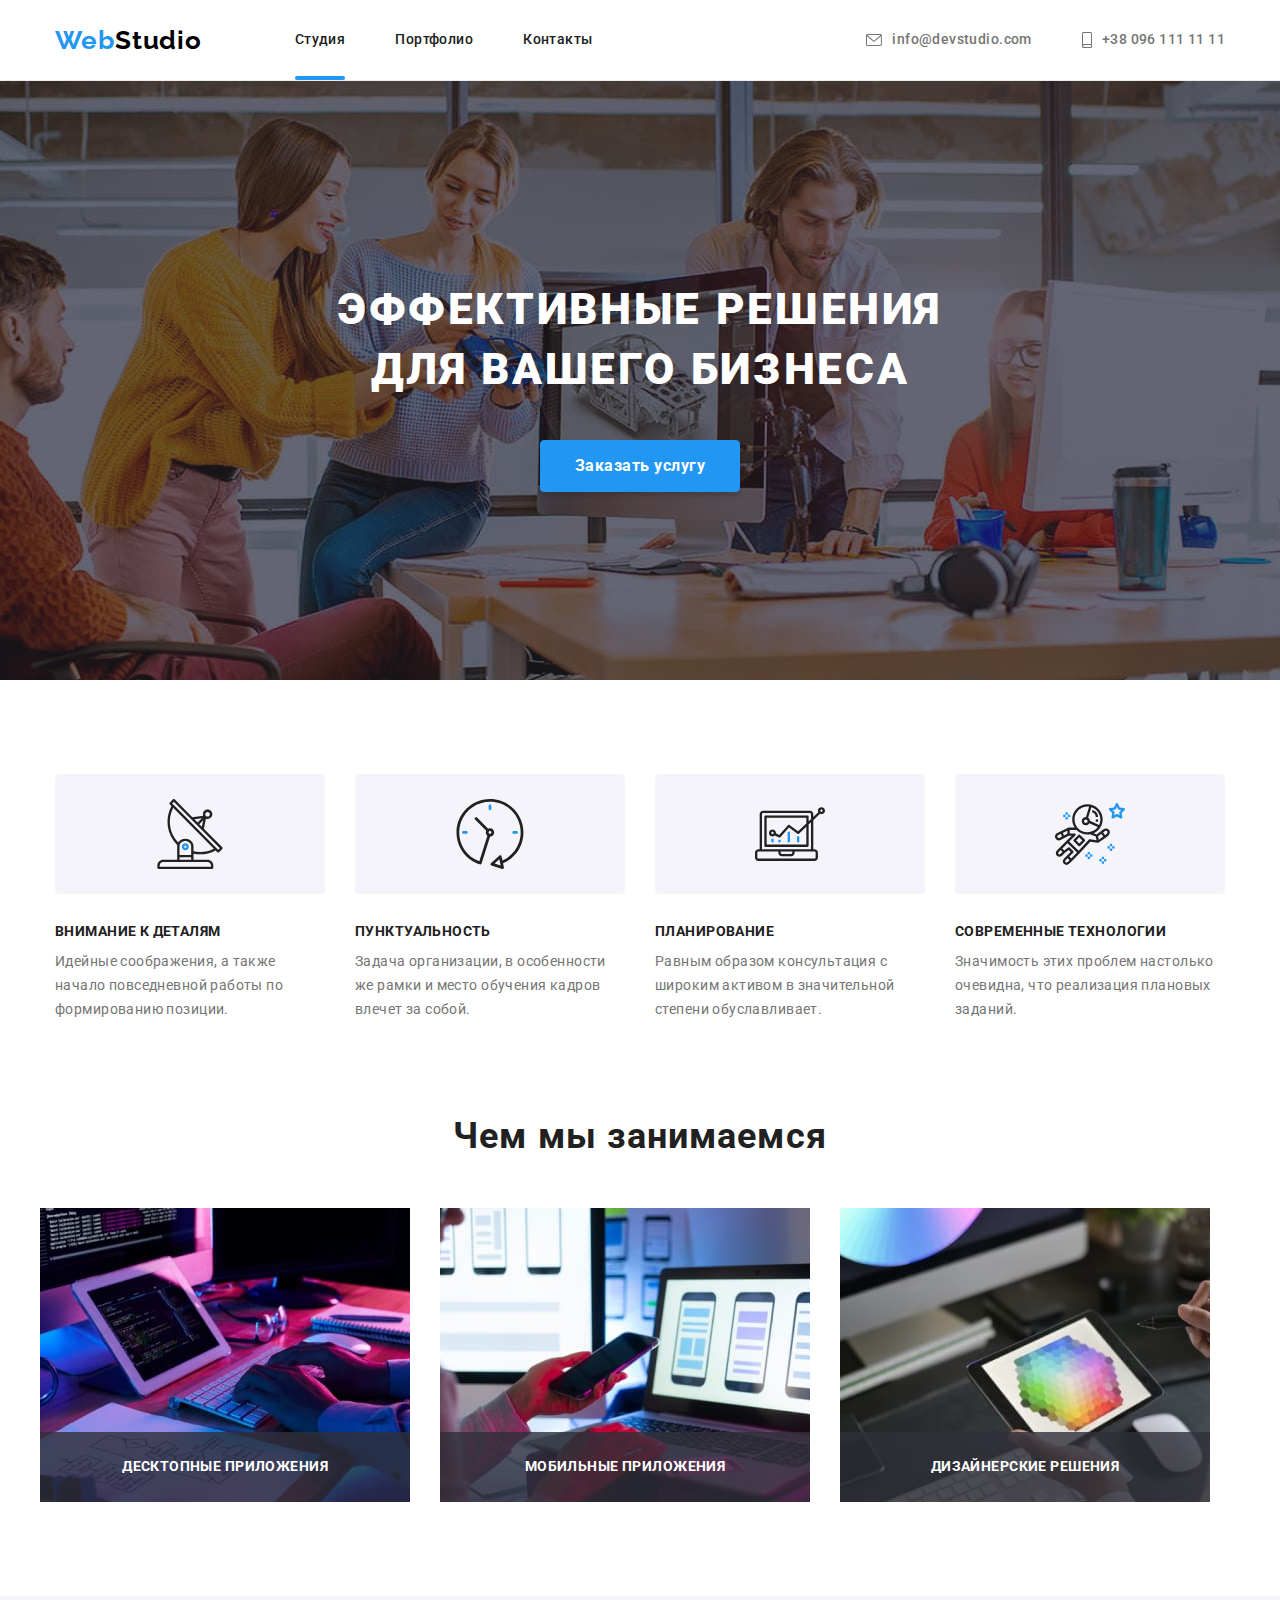
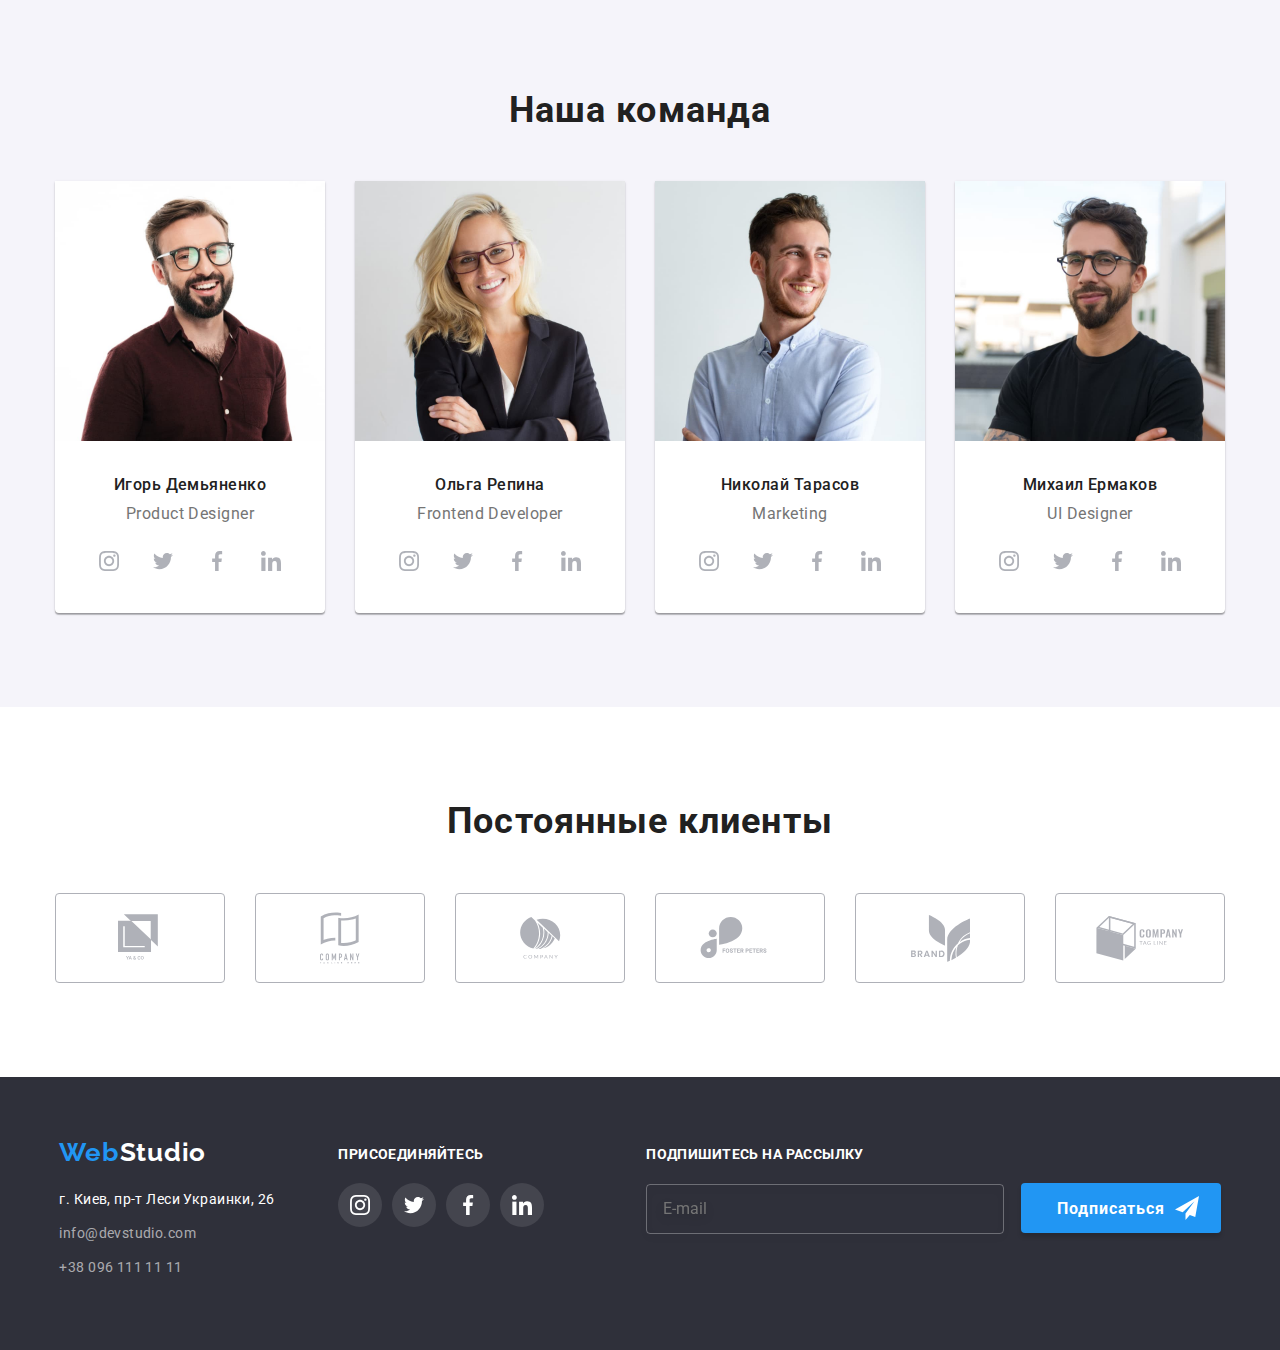
<file: index.html>
<!DOCTYPE html>
<html lang="ru">
  <head>
    <meta charset="UTF-8" />
    <meta name="viewport" content="width=device-width, initial-scale=1.0" />
    <title>Студия</title>
    <link
      href="https://fonts.googleapis.com/css2?family=Raleway:wght@700&family=Roboto:wght@400;500;700;900&display=swap"
      rel="stylesheet"
    />
    <link
      rel="stylesheet"
      href="https://cdnjs.cloudflare.com/ajax/libs/modern-normalize/0.7.0/modern-normalize.min.css"
    />
    <link rel="stylesheet" href="./css/main.min.css" />
  </head>

  <body>
    <!--Logo, Navigation, Contacts, Шапка сайта-->

    <header class="page-header">
      <div class="container flex-box main-header">
        <nav class="nav-box flex-box">
          <a href="" class="logo">
            <span class="logo__web">Web</span>
            <span class="logo__studio">Studio</span>
          </a>
          <ul class="site-nav flex-box">
            <li class="site-nav__item">
              <a href="" class="site-nav__link site-nav__link--currant">Студия</a>
            </li>
            <li class="site-nav__item">
              <a href="./portfolio.html" class="site-nav__link">Портфолио</a>
            </li>
            <li class="site-nav__item">
              <a href="" class="site-nav__link">Контакты</a>
            </li>
          </ul>
        </nav>

        <address>
          <ul class="contacts flex-box">
            <li class="contacts__item">
              <a class="contacts__link" href="mailto:info@devstudio.com">
                <svg class="contacts__adress mail adress_link mail">
                  <use href="./img/icons/symbol-defs.svg#mail"></use>
                </svg>
                info@devstudio.com</a>
            </li>
            <li class="contacts__item">
              <a class="contacts__link" href="tel:+380961111111">
                <svg class="contacts__adress contacts__adress--phone ">
                  <use href="./img/icons/symbol-defs.svg#smartphone"></use>
                </svg>
                +38 096 111 11 11</a
              >
            </li>
          </ul>
        </address>
      </div>
    </header>
    <main>
      <!--Hero, Эффективные решения для вашего бизнеса-->
      <section class="hero">
        <div class="container">
          <h1 class="hero__title">
            Эффективные решения <br />
            для вашего бизнеса
          </h1>
          <div class="hero__btn--container">
            <button class="hero__btn" data-modal-open>Заказать услугу</button>
          </div>
        </div>
      </section>

      <!--Edge, Наши преимущества-->
      <section class="edge">
        <div class="container">
          <h2 class="edge__hidden">Наши преимущества</h2>
          <ul class="edge__list flex-box">
            <li class="edge__item">
              <h3 class="edge__title">Внимание к деталям</h3>
              <p class="edge__text">
                Идейные соображения, а также начало повседневной работы по
                формированию позиции.
              </p>
            </li>
            <li class="edge__item">
              <h3 class="edge__title">Пунктуальность</h3>
              <p class="edge__text">
                Задача организации, в особенности же рамки и место обучения
                кадров влечет за собой.
              </p>
            </li>
            <li class="edge__item">
              <h3 class="edge__title">Планирование</h3>
              <p class="edge__text">
                Равным образом консультация с широким активом в значительной
                степени обуславливает.
              </p>
            </li>
            <li class="edge__item">
              <h3 class="edge__title">Современные технологии</h3>
              <p class="edge__text">
                Значимость этих проблем настолько очевидна, что реализация
                плановых заданий.
              </p>
            </li>
          </ul>
        </div>
      </section>

      <!--Works, Чем мы занимаемся-->
      <section class="work">
        <div class="container">
          <h2 class="work__title">Чем мы занимаемся</h2>
        
          <ul class="work__list flex-box">
            <li class="work__item work__item--relative">
              
               <img src="./img/what-we-do/img.jpg" alt="Десктопные приложения" width="370"/>
                <div class="work__text--box flex-box">
                  <a href=""><p class="work__text">Десктопные приложения</p></a>
                </div>
              
            </li>
            <li class="work__item">
              <img src="./img/what-we-do/img2.jpg" alt="Мобильные приложения" width="370"/>
              <div class="work__text--box flex-box">
                <a href="">
                <p class="work__text">Мобильные приложения</p>
                </a>
              </div>
            </li>
            <li class="work__item">
              <img src="./img/what-we-do/img3.jpg" alt="Дизайн" width="370" />
              <div class="work__text--box flex-box">
               <a href="">
                  <p class="work__text">Дизайнерские решения</p>
               </a>
              </div>
            </li>
          </ul>
      
      </section>

      <!-- Staff, Наша команда-->

      <section class="staff">
        <div class="container">
          <h2 class="staff__title">Наша команда</h2>
          <ul class="staff__list flex-box">
            <li class="staff__item">
              <img
                src="./img/team/igor-dem.jpg"
                alt="Игорь Демьяненко"
                width="270"
              />
              <p class="staff__item--name">Игорь Демьяненко</p>
              <p class="staff__item--descript">Product Designer</p>
              <ul class="social__icon">
                <li class="social__icon-item">
                  <a class="social__icon-link" href="https://www.instagram.com/">
                    <svg class="social__icon--icon">
                      <use href="./img/icons/symbol-defs.svg#instagram"></use>
                    </svg>
                  </a>
                </li>
                <li class="social__icon-item">
                  <a class="social__icon-link href="https://twitter.com/?lang=ru">
                    <svg class="social__icon--icon">
                      <use href="./img/icons/symbol-defs.svg#twitter"></use>
                    </svg>
                  </a>
                </li>
                <li class="social__icon-item">
                  <a class="social__icon-link href="https://www.facebook.com/">
                    <svg class="social__icon--icon">
                      <use href="./img/icons/symbol-defs.svg#facebook"></use>
                    </svg>
                  </a>
                </li>
                <li class="social__icon-item">
                  <a class="social__icon-link href="https://www.linkedin.com/">
                    <svg class="social__icon--icon">
                      <use href="./img/icons/symbol-defs.svg#linkedin"></use>
                    </svg>
                  </a>
                </li>
              </ul>
            </li>
            <li class="staff__item">
              <img src="./img/team/olga.jpg" alt="Ольга Репина" width="270" />
              <p class="staff__item--name">Ольга Репина</p>
              <p class="staff__item--descript">Frontend Developer</p>
              <ul class="social__icon">
                <li class="social__icon-item">
                  <a class="social__icon-link" href="https://www.instagram.com/">
                    <svg class="social__icon--icon">
                      <use href="./img/icons/symbol-defs.svg#instagram"></use>
                    </svg>
                  </a>
                </li>
                <li class="social__icon-item">
                  <a class="social__icon-link href=" https://twitter.com/?lang=ru">
                    <svg class="social__icon--icon">
                      <use href="./img/icons/symbol-defs.svg#twitter"></use>
                    </svg>
                  </a>
                </li>
                <li class="social__icon-item">
                  <a class="social__icon-link href=" https://www.facebook.com/">
                    <svg class="social__icon--icon">
                      <use href="./img/icons/symbol-defs.svg#facebook"></use>
                    </svg>
                  </a>
                </li>
                <li class="social__icon-item">
                  <a class="social__icon-link href=" https://www.linkedin.com/">
                    <svg class="social__icon--icon">
                      <use href="./img/icons/symbol-defs.svg#linkedin"></use>
                    </svg>
                  </a>
                </li>
              </ul>
            </li>
            <li class="staff__item">
              <img
                src="./img/team/nikolay.jpg"
                alt="Николай Тарасов"
                width="270"
              />
              <p class="staff__item--name">Николай Тарасов</p>
              <p class="staff__item--descript">Marketing</p>
              <ul class="social__icon">
                <li class="social__icon-item">
                  <a class="social__icon-link" href="https://www.instagram.com/">
                    <svg class="social__icon--icon">
                      <use href="./img/icons/symbol-defs.svg#instagram"></use>
                    </svg>
                  </a>
                </li>
                <li class="social__icon-item">
                  <a class="social__icon-link href=" https://twitter.com/?lang=ru">
                    <svg class="social__icon--icon">
                      <use href="./img/icons/symbol-defs.svg#twitter"></use>
                    </svg>
                  </a>
                </li>
                <li class="social__icon-item">
                  <a class="social__icon-link href=" https://www.facebook.com/">
                    <svg class="social__icon--icon">
                      <use href="./img/icons/symbol-defs.svg#facebook"></use>
                    </svg>
                  </a>
                </li>
                <li class="social__icon-item">
                  <a class="social__icon-link href=" https://www.linkedin.com/">
                    <svg class="social__icon--icon">
                      <use href="./img/icons/symbol-defs.svg#linkedin"></use>
                    </svg>
                  </a>
                </li>
              </ul>
            </li>
            <li class="staff__item">
              <img
                src="./img/team/mikael.jpg"
                alt="Михаил Ермаков"
                width="270"
              />
              <p class="staff__item--name">Михаил Ермаков</p>
              <p class="staff__item--descript">UI Designer</p>
              <ul class="social__icon">
                <li class="social__icon-item">
                  <a class="social__icon-link" href="https://www.instagram.com/">
                    <svg class="social__icon--icon">
                      <use href="./img/icons/symbol-defs.svg#instagram"></use>
                    </svg>
                  </a>
                </li>
                <li class="social__icon-item">
                  <a class="social__icon-link href=" https://twitter.com/?lang=ru">
                    <svg class="social__icon--icon">
                      <use href="./img/icons/symbol-defs.svg#twitter"></use>
                    </svg>
                  </a>
                </li>
                <li class="social__icon-item">
                  <a class="social__icon-link href=" https://www.facebook.com/">
                    <svg class="social__icon--icon">
                      <use href="./img/icons/symbol-defs.svg#facebook"></use>
                    </svg>
                  </a>
                </li>
                <li class="social__icon-item">
                  <a class="social__icon-link href=" https://www.linkedin.com/">
                    <svg class="social__icon--icon">
                      <use href="./img/icons/symbol-defs.svg#linkedin"></use>
                    </svg>
                  </a>
                </li>
              </ul>
            </li>
          </ul>
        </div>
      </section>

      <!-- regular customers -->
      <section class="customers">
      <div class="container">
          <h2 class="customers__title">Постоянные клиенты</h2>
          <ul class="customers__list">
            <li class="customers__list-item">
              <a class="customers__list-link" href="">
                <svg class="customers__list-icon customers__list-link--logo-1">
                  <use href="./img/icons/symbol-defs.svg#logo-1"></use>
                </svg>
              </a>
            </li>
            <li class="customers__list-item">
              <a class="customers__list-link" href="">
              <svg class="customers__list-icon customers__list-link--logo-2">
                <use href="./img/icons/symbol-defs.svg#logo-2"></use>
              </svg>
            </a>
          </li>
            <li class="customers__list-item">
              <a class="customers__list-link" href="">
                <svg class="customers__list-icon customers__list-link--logo-3">
                  <use href="./img/icons/symbol-defs.svg#logo-3"></use>
                </svg>
              </a>
            </li>
            <li class="customers__list-item">
              <a class="customers__list-link" href="">
              <svg class="customers__list-icon customers__list-link--logo-4">
                <use href="./img/icons/symbol-defs.svg#logo-4"></use>
              </svg>
            </a>
          </li>
            <li class="customers__list-item">
              <a class="customers__list-link" href="">
                <svg class="customers__list-icon customers__list-link--logo-5">
                  <use href="./img/icons/symbol-defs.svg#logo-5"></use>
                </svg>
              </a>
            </li>
            <li class="customers__list-item">
              <a class="customers__list-link" href="">
                <svg class="customers__list-icon customers__list-link--logo-6">
                  <use href="./img/icons/symbol-defs.svg#logo-6"></use>
                </svg>
              </a>
            </li>
          </ul>
      </div>
      

      </section>
    </main>

    <footer class="footer">
      <div class="container">
        <div class="footer__flexbox">
        <div class="footer__box">
          <a href="" class="logo-footer">
            <span class="logo-footer__web">Web</span>
            <span class="logo-footer__studio">Studio</span>
          </a>
          <address>
            <ul class="footer__list">
              <li class="footer__list-item">г. Киев, пр-т Леси Украинки, 26</li>
              <li class="footer__list-item">
                <a class="footer__list-link" href="mailto:info@devstudio.com"
                  >info@devstudio.com</a
                >
              </li>
              <li class="footer__list-item">
                <a class="footer__list-link" href="tel:+380961111111"
                  >+38 096 111 11 11</a>
              </li>
            </ul>
          </address>
        </div>
        <div class="join-box">
          <h3 class="join-box__title">Присоединяйтесь</h3>
            <ul class="join-box-icons">
              <li class="join-box-icons__item">
                <a class="join-box-icons__link" href="https://www.instagram.com/">
                  <svg class="join-box-icons__social">
                    <use href="./img/icons/symbol-defs.svg#instagram"></use>
                  </svg>
                </a>
              </li>
              <li class="join-box-icons__item">
                <a class="join-box-icons__link href=" https://twitter.com/?lang=ru">
                  <svg class="join-box-icons__social">
                    <use href="./img/icons/symbol-defs.svg#twitter"></use>
                  </svg>
                </a>
              </li>
              <li class="join-box-icons__item">
                <a class="join-box-icons__link href=" https://www.facebook.com/">
                  <svg class="join-box-icons__social">
                    <use href="./img/icons/symbol-defs.svg#facebook"></use>
                  </svg>
                </a>
              </li>
              <li class="join-box-icons__item">
                <a class="join-box-icons__link href=" https://www.linkedin.com/">
                  <svg class="join-box-icons__social">
                    <use href="./img/icons/symbol-defs.svg#linkedin"></use>
                  </svg>
                </a>
              </li>
            </ul>
        </div>
        <div class="subscribe">
          <form action="" method="post">
            <label class="subscribe__title" for="mail">Подпишитесь на рассылку</label>
            <input class="subscribe__input" type="email" name="user-mail" id="mail" placeholder="E-mail">
            <button class="subscribe__btn" type="submit">
              <span class="subscribe__btn-text">Подписаться</span>
              <img class="subscribe__btn-icon" src="./img/icons/icon_send.svg" alt="icon">
            </button>
          </form>     
        </div>
        </div>
      </div>
    </footer>

    <div class="backdrop is-hidden" data-modal>
      <div class="modal">
          <button class="modal__elips-btn" data-modal-close>
            <svg class="modal__close-btn">
              <use href="./img/icons/symbol-defs.svg#vector"></use>
            </svg>
          </button>
        <h2 class="modal__title">Оставьте свои данные, мы вам перезвоним</h2>
        <form class="form" action="#" method="POST" autocomplete="off">
          <label class="form">
            <span class="form__name">Имя</span>
            <input class="form__input" 
            type="text" 
            name="user-name">
            <svg class="form__icon">
              <use href="./img/icons/symbol-defs.svg#person"></use>
            </svg>
          </label>
          
          <label class="form" >
            <span class="form__name">Телефон</span>
            <input class="form__input" 
            type="tel" 
            name="user-phone">
            <svg class="form__icon">
              <use href="./img/icons/symbol-defs.svg#phone"></use>
            </svg>
          </label>

          <label class="form">
            <span class="form__name">Почта</span>
            <input class="form__input"
             type="e-mail"
            name="user-mail">
            <svg class="form__icon">
              <use href="./img/icons/symbol-defs.svg#email"></use>
            </svg>
         </label>
         
         <label class="form">
           <span class="form__name">Комментарий</span>
           <textarea class="form__comment" placeholder="Введите текст" name="user-message" rows="10"></textarea>
         </label>

         <label class="checkbox">
           <input class="checkbox__input" type="checkbox" name="checkbox" >
            <span class="checkbox__icon"></span>
           <span class="checkbox__text" >Соглашаюсь с рассылкой и принимаю </span>
            <a class="checkbox__agreement" href="">Условия договора</a>
          </label>

          <button class="form__button">Отправить</button>
        </form>
      </div>
    </div>

    <script src="./js/modal.js"></script>
  </body>
</html>
</file>
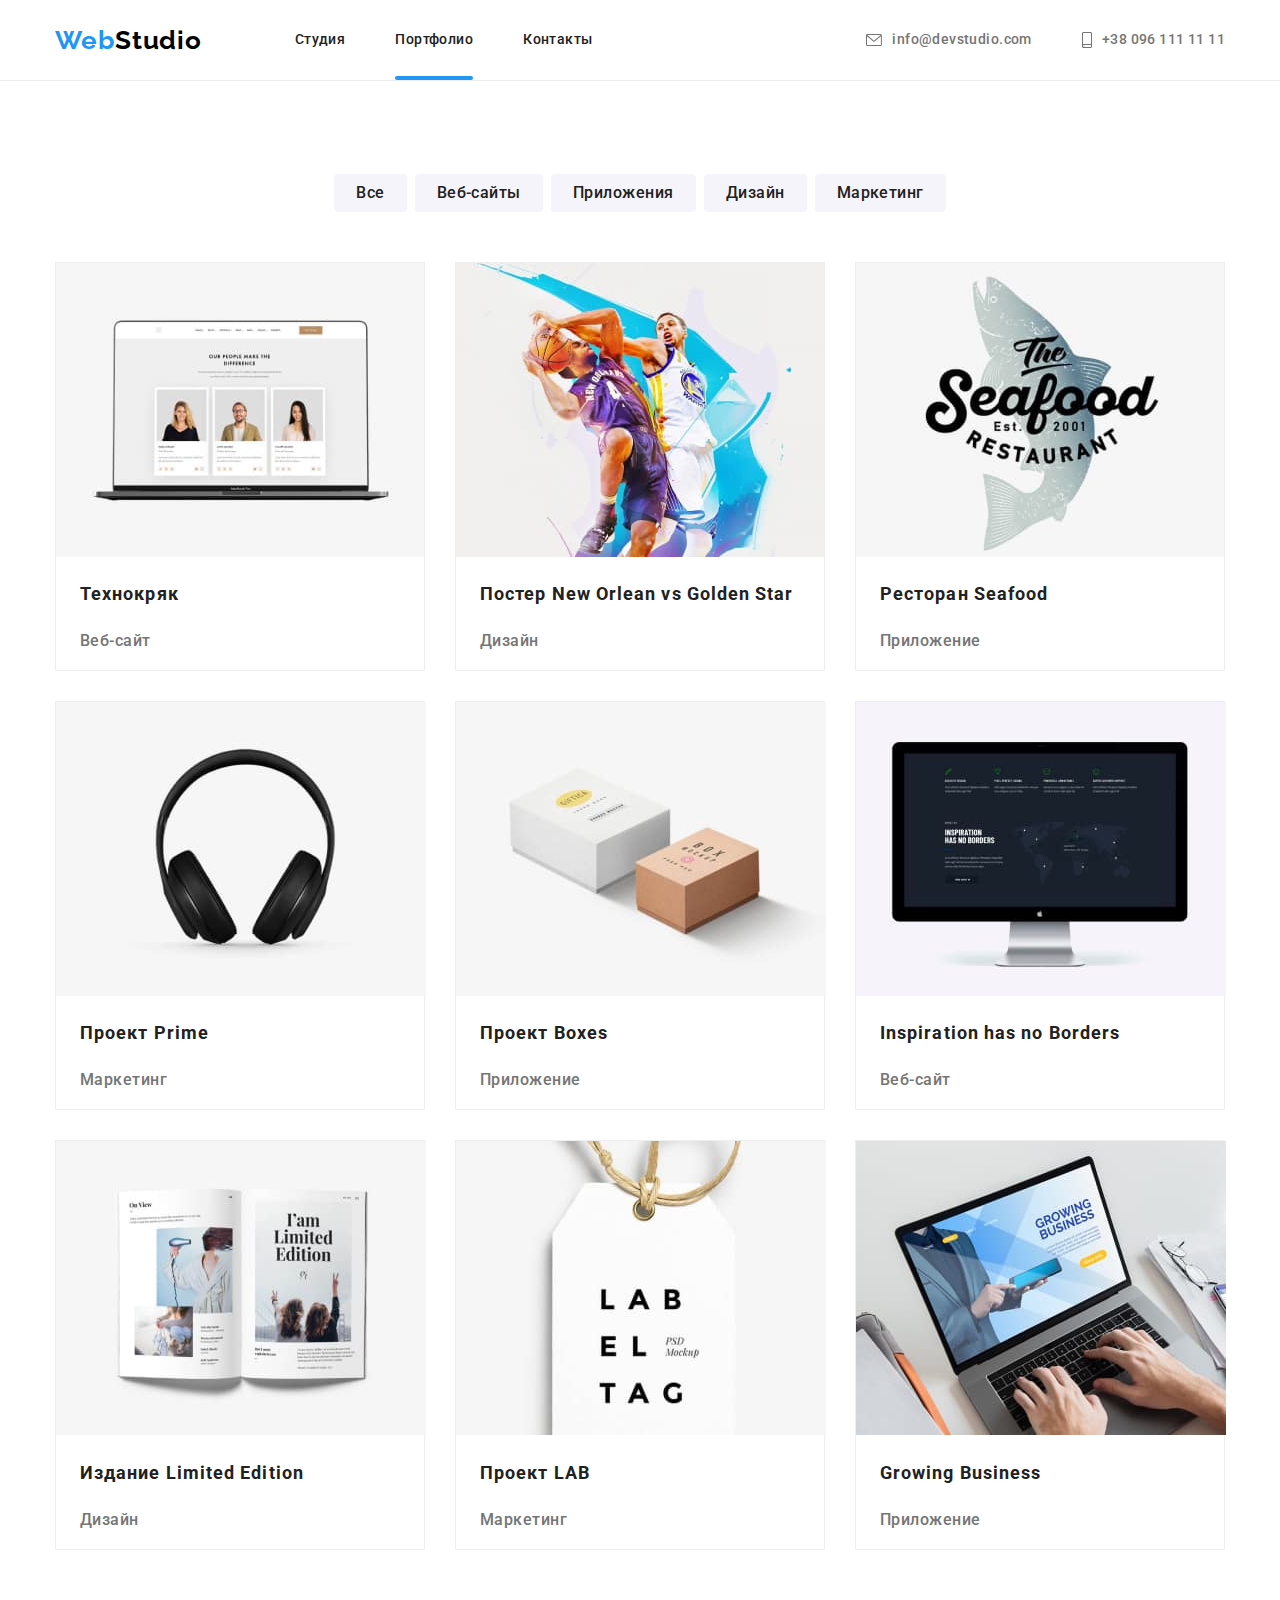
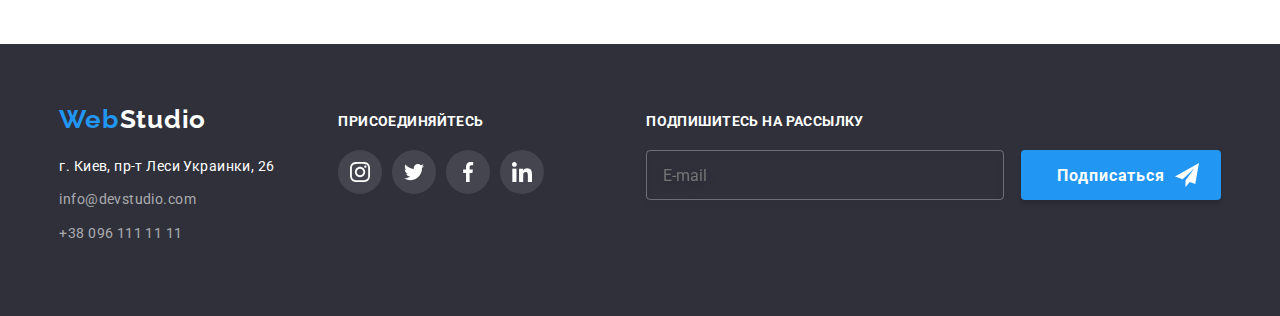
<file: portfolio.html>
<!DOCTYPE html>
<html lang="ru">
  <head>
    <meta charset="UTF-8" />
    <meta name="viewport" content="width=device-width, initial-scale=1.0" />
    <title>Портфолио</title>
    <link
      href="https://fonts.googleapis.com/css2?family=Raleway:wght@700&family=Roboto:wght@400;500;700;900&display=swap"
      rel="stylesheet"
    />
    <link
      rel="stylesheet"
      href="https://cdnjs.cloudflare.com/ajax/libs/modern-normalize/0.7.0/modern-normalize.min.css"
    />
    <link rel="stylesheet" href="./css/main.min.css" />
  </head>
  <body>
    <!--Шапка сайта-->
    <header class="page-header">
      <div class="container flex-box main-header">
        <nav class="nav-box flex-box">
          <a href="./index.html" class="logo">
            <span class="logo__web">Web</span>
            <span class="logo__studio">Studio</span>
          </a>
          <ul class="site-nav flex-box">
            <li class="site-nav__item">
              <a href="./index.html" class="site-nav__link">Студия</a>
            </li>
            <li class="site-nav__item">
              <a href="" class="site-nav__link site-nav__link--currant">Портфолио</a>
            </li>
            <li class="site-nav__item">
              <a href="" class="site-nav__link">Контакты</a>
            </li>
          </ul>
        </nav>
    
        <address>
          <ul class="contacts flex-box">
            <li class="contacts__item">
              <a class="contacts__link" href="mailto:info@devstudio.com">
                <svg class="contacts__adress mail adress_link mail">
                  <use href="./img/icons/symbol-defs.svg#mail"></use>
                </svg>
                info@devstudio.com</a>
            </li>
            <li class="contacts__item">
              <a class="contacts__link" href="tel:+380961111111">
                <svg class="contacts__adress contacts__adress--phone ">
                  <use href="./img/icons/symbol-defs.svg#smartphone"></use>
                </svg>
                +38 096 111 11 11</a>
            </li>
          </ul>
        </address>
      </div>
    </header>
    <main>
      <!-- Filter -->
      <section class="filter">
        <div class="container">
          <ul class="filter__box">
            <li class="filter__item">
              <button type="button" class="filter__btn">Все</button>
            </li>
            <li class="filter__item">
              <button type="button" class="filter__btn">Веб-сайты</button>
            </li>
            <li class="filter__item">
              <button type="button" class="filter__btn">Приложения</button>
            </li>
            <li class="filter__item">
              <button type="button" class="filter__btn">Дизайн</button>
            </li>
            <li class="filter__item">
              <button type="button" class="filter__btn">Маркетинг</button>
            </li>
          </ul>
        </div>
      </section>
      <!-- Portfolio -->
      <section class="portfolio">
        <div class="container">
          <h1 class="hiden">Портфолио</h1>
          <ul class="portfolio__list">
            <li class="portfolio__list-item">
              <a href="">
              <div class="portfolio__img-thumb">
                <img src="./img/portfolio-image/tehnokryak.jpg" alt="Веб-сайт Технокряк" />
                <div class="portfolio__overlay-thumb">
                  <p class="portfolio__text">Технокряк это современная площадка распространения коронавируса. Компании используют эту платформу для цифрового
                    шпионажа и атак на защищённые сервера конкурентов.</p>
                </div>
              </div>
                <h2 class="portfolio__title">Технокряк</h2>
              </a>
              <p class="portfolio__dicription">Веб-сайт</p>
            </li>
            <li class="portfolio__list-item">
              <a href="">
              <div class="portfolio__img-thumb">
                <img
                src="./img/portfolio-image/new-orlean-poster.jpg"
                alt=" Постер New Orlean "/>
                <div class="portfolio__overlay-thumb">
                  <p class="portfolio__text">Технокряк это современная площадка распространения коронавируса. Компании используют эту
                    платформу для цифрового
                    шпионажа и атак на защищённые сервера конкурентов.</p>
                </div>
              </div>
                <h2 class="portfolio__title">Постер New Orlean vs Golden Star</h2>
              </a>
              <p class="portfolio__dicription">Дизайн</p>
            </li>
            <li class="portfolio__list-item">
              <a href="">
                <div class="portfolio__img-thumb">
              <img
                src="./img/portfolio-image/restaurant.jpg"
                alt="Ресторан Seafood"/>
                <div class="portfolio__overlay-thumb">
                  <p class="portfolio__text">Технокряк это современная площадка распространения коронавируса. Компании используют эту
                    платформу для цифрового
                    шпионажа и атак на защищённые сервера конкурентов.</p>
                </div>
                </div>
                <h2 class="portfolio__title">Ресторан Seafood</h2>
              </a>
              <p class="portfolio__dicription">Приложение</p>
            </li>
            <li class="portfolio__list-item">
              <a href="">
              <img
                src="./img/portfolio-image/project-prime.jpg"
                alt="Проект Prime"
              />
                <h2 class="portfolio__title">Проект Prime</h2>
              </a>
              <p class="portfolio__dicription">Маркетинг</p>
            </li>
            <li class="portfolio__list-item">
              <a href="">
              <img
                src="./img/portfolio-image/project-boxes.jpg"
                alt="Проект Boxes"/>
                <h2 class="portfolio__title">Проект Boxes</h2>
              </a>
              <p class="portfolio__dicription">Приложение</p>
            </li>
            <li class="portfolio__list-item">
              <a href="">
              <img
                src="./img/portfolio-image/inspiration.jpg"
                alt="Веб-сайт Inspiration has no Borders"/>
                <h2 class="portfolio__title">Inspiration has no Borders</h2>
              </a>
              <p class="portfolio__dicription">Веб-сайт</p>
            </li>
            <li class="portfolio__list-item">
              <a href="">
              <img
                src="./img/portfolio-image/limited-edition.jpg"
                alt="Издание Limited Edition"/>
                <h2 class="portfolio__title">Издание Limited Edition</h2>
              </a>
              <p class="portfolio__dicription">Дизайн</p>
            </li>
            <li class="portfolio__list-item">
              <a href="">
              <img
                src="./img/portfolio-image/project-lab.jpg"
                alt="Проект LAB"/>
                <h2 class="portfolio__title">Проект LAB</h2>
              </a>
              <p class="portfolio__dicription">Маркетинг</p>
            </li>
            <li class="portfolio__list-item">
              <a href="">
              <img
                src="./img/portfolio-image/business.jpg"
                alt="Приложение Growing Business"/>
                <h2 class="portfolio__title">Growing Business</h2>
              </a>
              <p class="portfolio__dicription">Приложение</p>
            </li>
          </ul>
        </div>
      </section>
    </main>
    <!-- Footer -->
     <footer class="footer">
      <div class="container">
        <div class="footer__flexbox">
        <div class="footer__box">
          <a href="" class="logo-footer">
            <span class="logo-footer__web">Web</span>
            <span class="logo-footer__studio">Studio</span>
          </a>
          <address>
            <ul class="footer__list">
              <li class="footer__list-item">г. Киев, пр-т Леси Украинки, 26</li>
              <li class="footer__list-item">
                <a class="footer__list-link" href="mailto:info@devstudio.com"
                  >info@devstudio.com</a
                >
              </li>
              <li class="footer__list-item">
                <a class="footer__list-link" href="tel:+380961111111"
                  >+38 096 111 11 11</a>
              </li>
            </ul>
          </address>
        </div>
          <div class="join-box">
            <h3 class="join-box__title">Присоединяйтесь</h3>
            <ul class="join-box-icons">
              <li class="join-box-icons__item">
                <a class="join-box-icons__link" href="https://www.instagram.com/">
                  <svg class="join-box-icons__social">
                    <use href="./img/icons/symbol-defs.svg#instagram"></use>
                  </svg>
                </a>
              </li>
              <li class="join-box-icons__item">
                <a class="join-box-icons__link href=" https://twitter.com/?lang=ru">
                  <svg class="join-box-icons__social">
                    <use href="./img/icons/symbol-defs.svg#twitter"></use>
                  </svg>
                </a>
              </li>
              <li class="join-box-icons__item">
                <a class="join-box-icons__link href=" https://www.facebook.com/">
                  <svg class="join-box-icons__social">
                    <use href="./img/icons/symbol-defs.svg#facebook"></use>
                  </svg>
                </a>
              </li>
              <li class="join-box-icons__item">
                <a class="join-box-icons__link href=" https://www.linkedin.com/">
                  <svg class="join-box-icons__social">
                    <use href="./img/icons/symbol-defs.svg#linkedin"></use>
                  </svg>
                </a>
              </li>
            </ul>
          </div>
        <div class="subscribe flex-box">
          <form action="#" method="post">
            <label class="subscribe__title" for="mail">Подпишитесь на рассылку</label>
            <input class="subscribe__input" type="email" name="user-mail" id="mail" placeholder="E-mail">
            <button class="subscribe__btn" type="submit">
              <span class="subscribe__btn-text">Подписаться</span>
              <img class="subscribe__btn-icon" src="./img/icons/icon_send.svg" alt="icon">
            </button>
          </form>     
        </div>
        </div>
      </div>
    </footer>
  </body>
</html>
</file>
<file: css/main.min.css>
body{font-family:"Roboto", sans-serif;color:#757575;letter-spacing:0.02em;padding-top:80px}ul{list-style-type:none;margin:0px;padding:0px}a{text-decoration:none}.container{width:1200px;margin-left:auto;margin-right:auto;padding-right:15px;padding-left:15px}.flex-box{display:-webkit-box;display:-ms-flexbox;display:flex;-webkit-box-pack:center;-ms-flex-pack:center;justify-content:center}.logo{margin-right:93px;font-family:"Raleway", sans-serif;font-size:26px;line-height:1.19;letter-spacing:.03em;font-weight:700}.logo__studio{color:#000;margin-left:-6px}.logo__web{color:#2196f3}.logo-footer{display:inline-block;margin-bottom:20px;font-family:"Raleway", sans-serif;font-size:26px;line-height:1.19;letter-spacing:.03em;font-weight:700;text-decoration:none}.logo-footer__web{color:#2196f3}.logo-footer__studio{margin-left:-6px;color:#fff}.page-header{position:fixed;width:100%;top:0;left:0;background-color:#fff;z-index:10;border-bottom:1px solid #ECECEC}.main-header{-webkit-box-align:center;-ms-flex-align:center;align-items:center}.nav-box{-webkit-box-align:center;-ms-flex-align:center;align-items:center;margin-right:auto}.site-nav{margin-left:0px;padding-left:0px}.site-nav__item:not(:last-child){margin-right:50px}.site-nav__link{position:relative;display:block;padding-top:32px;padding-bottom:32px;color:#212121;font-size:14px;line-height:1.14;letter-spacing:.03em;font-weight:500;-webkit-transition:color 250ms cubic-bezier(0.4, 0, 0.2, 1);transition:color 250ms cubic-bezier(0.4, 0, 0.2, 1)}.site-nav__link--currant:after{content:"";position:absolute;left:0;bottom:0px;width:100%;height:4px;background-color:#2196f3;border-radius:2px}.site-nav__link:hover,.site-nav__link:focus{color:#2196f3}.contacts__item:first-child{margin-right:50px}.contacts__link{display:-webkit-box;display:-ms-flexbox;display:flex;-webkit-box-align:center;-ms-flex-align:center;align-items:center;font-style:normal;font-size:14px;line-height:1.14;letter-spacing:.03em;font-weight:500;color:#757575;-webkit-transition:color 250ms cubic-bezier(0.4, 0, 0.2, 1);transition:color 250ms cubic-bezier(0.4, 0, 0.2, 1)}.contacts__link:hover,.contacts__link:focus{color:#2196f3}.contacts__link:hover .contacts__adress,.contacts__link:focus .contacts__adress{fill:#2196f3}.contacts__adress{margin-right:10px;fill:#757575;width:16px;height:12px;-webkit-box-align:center;-ms-flex-align:center;align-items:center;-webkit-transition:fill 250ms cubic-bezier(0.4, 0, 0.2, 1);transition:fill 250ms cubic-bezier(0.4, 0, 0.2, 1)}.contacts__adress--phone{width:10px;height:16px}.hero{height:600px;max-width:1600px;background-repeat:no-repeat;background-image:-webkit-gradient(linear, left top, right top, from(rgba(47,48,58,0.4)), to(rgba(47,48,58,0.4))),url(../img/bg-image-hero.jpg);background-image:linear-gradient(to right, rgba(47,48,58,0.4), rgba(47,48,58,0.4)),url(../img/bg-image-hero.jpg);background-size:cover;background-position:center;color:#fff;padding-top:200px;padding-bottom:200px;margin-right:auto;margin-left:auto}.hero__title{margin:0px;margin-bottom:40px;font-weight:900;font-size:44px;line-height:1.36;letter-spacing:.06em;font-weight:900;text-align:center;text-transform:uppercase}.hero__btn--container{text-align:center}.hero__btn{padding:10px 32px;width:200px;color:#fff;font-family:"Roboto", sans-serif;background-color:#2196f3;font-size:16px;line-height:1.87;letter-spacing:.03em;font-weight:700;text-align:center;background:#2196f3;-webkit-box-shadow:0px 4px 4px rgba(0,0,0,0.15);box-shadow:0px 4px 4px rgba(0,0,0,0.15);border-radius:4px;border:1px solid #2196f3}.edge{padding-top:94px;padding-bottom:94px}.edge__list{-webkit-box-pack:justify;-ms-flex-pack:justify;justify-content:space-between}.edge__item:not(:last-child){margin-right:30px}.edge__item{width:270px}.edge__item::before{display:block;content:"";height:120px;margin-bottom:30px;border-radius:4px;background-color:#f5f4fa;background-size:70px;background-repeat:no-repeat;background-position:center}.edge__item:nth-child(1)::before{background-image:url(../img/Edges-icons/antenna1.svg)}.edge__item:nth-child(2)::before{background-image:url(../img/Edges-icons/clock2.svg)}.edge__item:nth-child(3)::before{background-image:url(../img/Edges-icons/diagram3.svg)}.edge__item:nth-child(4)::before{background-image:url(../img/Edges-icons/astronaut4.svg)}.edge__title{margin:0px;margin-bottom:10px;color:#212121;font-size:14px;line-height:1.14;letter-spacing:.03em;font-weight:700;text-transform:uppercase}.edge__hidden{display:none}.edge__text{margin:0px;font-size:14px;line-height:1.71;letter-spacing:.03em;font-weight:400;letter-spacing:0.03em}.work{padding-bottom:94px}.work__title{margin:0px;margin-bottom:50px;color:#212121;font-size:36px;line-height:1.16;letter-spacing:.03em;font-weight:700;text-align:center}.work__list{height:294px;padding-right:0px;padding-left:0px}.work__item{position:relative;width:calc((100% - 30px * 2) / 3);margin-right:30px}.work__item--relative{position:relative}.work__text{margin:0px;font-family:Roboto;font-size:14px;line-height:1.14;letter-spacing:.03em;font-weight:700;text-align:center;text-transform:uppercase;color:#fff}.work__text--box{position:absolute;bottom:0;-webkit-box-align:center;-ms-flex-align:center;align-items:center;-webkit-box-pack:center;-ms-flex-pack:center;justify-content:center;width:370px;height:70px;background-color:rgba(47,48,58,0.8)}.staff{padding-top:94px;padding-bottom:94px;background-color:#f5f4fa}.staff__title{margin:0px;margin-bottom:50px;color:#212121;font-size:36px;line-height:1.16;letter-spacing:.03em;font-weight:700;text-align:center}.staff__list{-ms-flex-wrap:wrap;flex-wrap:wrap;-webkit-box-align:center;-ms-flex-align:center;align-items:center;-webkit-box-pack:center;-ms-flex-pack:center;justify-content:center}.staff__item:last-child{margin-right:0px}.staff__item{width:calc((100% - 30px * 3) / 4);margin-right:30px;background-color:#fff;-webkit-box-shadow:0px 1px 3px rgba(0,0,0,0.12),0px 1px 1px rgba(0,0,0,0.14),0px 2px 1px rgba(0,0,0,0.2);box-shadow:0px 1px 3px rgba(0,0,0,0.12),0px 1px 1px rgba(0,0,0,0.14),0px 2px 1px rgba(0,0,0,0.2);border-radius:0px 0px 4px 4px}.staff__item--name{margin-bottom:10px;margin-top:30px;color:#212121;font-size:16px;line-height:1.18;letter-spacing:.03em;font-weight:500;text-align:center}.staff__item--descript{margin:0px;margin-bottom:16px;font-size:16px;line-height:1.18;letter-spacing:.03em;font-weight:400;text-align:center}.social__icon{display:-webkit-box;display:-ms-flexbox;display:flex;-webkit-box-pack:center;-ms-flex-pack:center;justify-content:center}.social__icon-item{padding-bottom:30px}.social__icon-item:not(:last-child){margin-right:10px}.social__icon-link{display:-webkit-box;display:-ms-flexbox;display:flex;-webkit-box-pack:center;-ms-flex-pack:center;justify-content:center;-webkit-box-align:center;-ms-flex-align:center;align-items:center;width:44px;height:44px;background-color:#fff;border-radius:50%;-webkit-transition:background-color 250ms cubic-bezier(0.4, 0, 0.2, 1);transition:background-color 250ms cubic-bezier(0.4, 0, 0.2, 1)}.social__icon-link:hover,.social__icon-link:focus{background-color:#2196f3}.social__icon--icon{fill:#afb1b8;width:20px;height:20px;-webkit-transition:fill 250ms cubic-bezier(0.4, 0, 0.2, 1);transition:fill 250ms cubic-bezier(0.4, 0, 0.2, 1)}.social__icon-link:hover .social__icon--icon,.social__icon-link:focus .social__icon--icon{fill:#fff}.customers{padding-top:94px;padding-bottom:94px}.customers__title{margin:0px;margin-bottom:50px;color:#212121;font-size:36px;line-height:1.16;letter-spacing:.03em;font-weight:700;text-align:center}.customers__list{display:-webkit-box;display:-ms-flexbox;display:flex;-webkit-box-pack:center;-ms-flex-pack:center;justify-content:center}.customers__list-item:not(:last-child){margin-right:30px}.customers__list-link{display:-webkit-box;display:-ms-flexbox;display:flex;-webkit-box-pack:center;-ms-flex-pack:center;justify-content:center;-webkit-box-align:center;-ms-flex-align:center;align-items:center;fill:#afb1b8;border:1px solid #afb1b8;border-radius:4px;width:170px;height:90px;-webkit-transition:border-color 250ms cubic-bezier(0.4, 0, 0.2, 1);transition:border-color 250ms cubic-bezier(0.4, 0, 0.2, 1)}.customers__list-link:hover,.customers__list-link:focus{border-color:#2196f3}.customers__list-icon{-webkit-transition:fill 250ms cubic-bezier(0.4, 0, 0.2, 1);transition:fill 250ms cubic-bezier(0.4, 0, 0.2, 1)}.customers__list-link:hover .customers__list-icon,.customers__list-link:focus .customers__list-icon{fill:#2196f3}.customers__list-link .customers__list-link--logo-1{width:44px;height:49px}.customers__list-link .customers__list-link--logo-2{width:40px;height:52px}.customers__list-link .customers__list-link--logo-3{width:41px;height:42px}.customers__list-link .customers__list-link--logo-4{width:80px;height:42px}.customers__list-link .customers__list-link--logo-5{width:59px;height:47px}.customers__list-link .customers__list-link--logo-6{width:88px;height:45px}.footer{background-color:#2f303a;padding-top:60px;padding-bottom:60px}.footer__flexbox{display:-webkit-box;display:-ms-flexbox;display:flex;-ms-flex-pack:distribute;justify-content:space-around}.footer__box{width:270px}.footer__list-item{margin-bottom:10px;color:#fff;font-style:normal;font-size:14px;line-height:1.71;letter-spacing:.03em;font-weight:400}.footer__list-link{color:rgba(255,255,255,0.6);font-style:normal;font-size:14px;line-height:1.71;letter-spacing:.03em;font-weight:400;-webkit-transition:color 250ms cubic-bezier(0.4, 0, 0.2, 1);transition:color 250ms cubic-bezier(0.4, 0, 0.2, 1)}.footer__list-link:focus,.footer__list-link:hover{color:#2196f3}.join-box__title{margin-top:10px;margin-bottom:20px;font-family:Roboto;font-size:14px;line-height:1.14;letter-spacing:.03em;font-weight:700;text-transform:uppercase;color:#fff}.join-box-icons{display:-webkit-box;display:-ms-flexbox;display:flex;-webkit-box-pack:center;-ms-flex-pack:center;justify-content:center}.join-box-icons__item{padding-bottom:30px}.join-box-icons__item:not(:last-child){margin-right:10px}.join-box-icons__link{display:-webkit-box;display:-ms-flexbox;display:flex;-webkit-box-pack:center;-ms-flex-pack:center;justify-content:center;-webkit-box-align:center;-ms-flex-align:center;align-items:center;width:44px;height:44px;background-color:rgba(255,255,255,0.1);border-radius:50%;-webkit-transition:background-color 250ms cubic-bezier(0.4, 0, 0.2, 1);transition:background-color 250ms cubic-bezier(0.4, 0, 0.2, 1)}.join-box-icons__social{fill:#fff;width:20px;height:20px}.join-box-icons__link:hover,.join-box-icons__link:focus{background-color:#2196f3}.subscribe{display:-webkit-box;display:-ms-flexbox;display:flex;-webkit-box-pack:center;-ms-flex-pack:center;justify-content:center}.subscribe__title{display:block;margin-top:10px;margin-left:93px;margin-bottom:10px;font-family:Roboto;font-size:14px;line-height:1.14;letter-spacing:.03em;font-weight:700;text-transform:uppercase;color:#fff}.subscribe__input{display:inline-block;margin-left:93px;padding:15px 16px;width:358px;height:50px;border:1px solid rgba(255,255,255,0.3);-webkit-box-sizing:border-box;box-sizing:border-box;-webkit-filter:drop-shadow(0px 4px 4px rgba(0,0,0,0.15));filter:drop-shadow(0px 4px 4px rgba(0,0,0,0.15));border-radius:4px;background-color:transparent}.subscribe__input:focus{outline:none;color:#fff}.subscribe__btn{position:relative;width:200px;height:50px;padding:10px 29px;margin-left:12px;margin-top:10px;font-family:Roboto;font-size:16px;font-weight:700;line-height:1.87;letter-spacing:0.06em;background:#2196f3;-webkit-box-shadow:0px 4px 4px rgba(0,0,0,0.15);box-shadow:0px 4px 4px rgba(0,0,0,0.15);border-radius:4px;background-color:#2196f3;color:#fff;border:1px solid transparent}.subscribe__btn-icon{position:absolute;top:50%;-webkit-transform:translateY(-50%);transform:translateY(-50%)}.subscribe__btn-text{margin-left:-9px;margin-right:10px}.backdrop{position:fixed;top:0;left:0;bottom:0;right:0;background:rgba(0,0,0,0.2);z-index:90}.backdrop.is-hidden{opacity:0;pointer-events:none}.modal{position:absolute;z-index:100;padding:40px;display:-webkit-box;display:-ms-flexbox;display:flex;-webkit-box-orient:vertical;-webkit-box-direction:normal;-ms-flex-direction:column;flex-direction:column;width:528px;height:581px;background:#fff;-webkit-box-shadow:0px 1px 3px rgba(0,0,0,0.12),0px 1px 1px rgba(0,0,0,0.14),0px 2px 1px rgba(0,0,0,0.2);box-shadow:0px 1px 3px rgba(0,0,0,0.12),0px 1px 1px rgba(0,0,0,0.14),0px 2px 1px rgba(0,0,0,0.2);border-radius:4px;top:50%;left:50%;-webkit-transform:translate(-50%, -50%);transform:translate(-50%, -50%);-webkit-transition:250ms cubic-bezier(0.4, 0, 0.2, 1);transition:250ms cubic-bezier(0.4, 0, 0.2, 1)}.modal__title{margin:0px;margin-bottom:12px;font-size:20px;line-height:1.15;letter-spacing:.03em;font-weight:700;text-align:center;color:#212121}.modal__elips-btn{position:absolute;right:8px;top:8px;width:30px;height:30px;background-color:#fff;border-radius:50%;border:1px solid rgba(0,0,0,0.1)}.modal__elips-btn:focus{outline:transparent}.modal__close-btn{width:11px;height:11px;fill:#000;-webkit-transition:250ms cubic-bezier(0.4, 0, 0.2, 1);transition:250ms cubic-bezier(0.4, 0, 0.2, 1)}.modal__close-btn:focus,.modal__close-btn:hover{fill:#2196f3;outline:transparent}.form{position:relative;display:block;margin-bottom:10px}.form__name{display:block;font-size:12px;line-height:1.16;letter-spacing:.01em;font-weight:400;color:#757575;margin-bottom:4px}.form__input{display:block;padding:12px 42px;width:100%;height:40px;margin-right:0px;border:1px solid rgba(33,33,33,0.2);border-radius:4px;-webkit-transition:250ms cubic-bezier(0.4, 0, 0.2, 1);transition:250ms cubic-bezier(0.4, 0, 0.2, 1)}.form__input:focus+.form__icon{fill:#2196f3}.form__icon{position:absolute;top:50%;left:12px;width:18px;height:18px;-webkit-transition:250ms cubic-bezier(0.4, 0, 0.2, 1);transition:250ms cubic-bezier(0.4, 0, 0.2, 1)}.form__input:focus,.form__comment:focus{border:solid 1px #2196f3;border-radius:4px;outline:none}.form__comment{resize:none;width:100%;height:120px;border:1px solid rgba(33,33,33,0.2);border-radius:4px;padding:12px 16px;font-size:12px;line-height:1.16;letter-spacing:.01em;font-weight:400;color:rgba(117,117,117,0.5)}.checkbox{margin-bottom:30px}.checkbox__input{-webkit-appearance:none;-moz-appearance:none;appearance:none;position:absolute}.checkbox__icon{display:inline-block;margin-right:8px;width:16px;height:15px;border:2px solid #000;border-radius:2px}.checkbox__input:checked+.checkbox__icon{background:#2196f3;border:2px solid #2196f3;background-image:url(../img/icons/icon-check.svg);background-size:contain;background-origin:border-box}.checkbox__text{font-size:14px;line-height:1.71;letter-spacing:.03em;font-weight:400}.checkbox__agreement{font-family:Roboto;text-decoration:underline;color:#2196f3;font-size:14px;line-height:1.71;letter-spacing:.03em;font-weight:400}.form__button{display:block;margin:auto;margin-top:30px;-webkit-box-shadow:0px 4px 4px rgba(0,0,0,0.15);box-shadow:0px 4px 4px rgba(0,0,0,0.15);border:1px solid #2196f3;border-radius:4px;background:#2196f3;width:200px;height:50px;font-size:16px;line-height:1.87;letter-spacing:.06em;font-weight:700;color:#fff;outline:transparent}.filter{padding-bottom:50px;padding-top:94px}.filter__box{display:-webkit-box;display:-ms-flexbox;display:flex;-webkit-box-pack:center;-ms-flex-pack:center;justify-content:center}.filter__item{margin-right:8px}.filter__item:last-child{margin-right:0px}.filter__btn{font-family:Roboto, sans-serif;padding:6px 22px;background:#f5f4fa;border-radius:4px;border:0px solid #f5f4fa;color:#212121;font-size:16px;line-height:1.62;letter-spacing:.03em;font-weight:500;text-align:center;-webkit-transition:background-color 250ms cubic-bezier(0.4, 0, 0.2, 1);transition:background-color 250ms cubic-bezier(0.4, 0, 0.2, 1);-webkit-transition:color 250ms cubic-bezier(0.4, 0, 0.2, 1);transition:color 250ms cubic-bezier(0.4, 0, 0.2, 1);-webkit-transition:-webkit-box-shadow 250ms cubic-bezier(0.4, 0, 0.2, 1);transition:-webkit-box-shadow 250ms cubic-bezier(0.4, 0, 0.2, 1);transition:box-shadow 250ms cubic-bezier(0.4, 0, 0.2, 1);transition:box-shadow 250ms cubic-bezier(0.4, 0, 0.2, 1), -webkit-box-shadow 250ms cubic-bezier(0.4, 0, 0.2, 1)}.filter__btn:hover,.filter__btn:focus{color:#fff;background-color:#2196f3;-webkit-box-shadow:0px 3px 1px rgba(0,0,0,0.1),0px 1px 2px rgba(0,0,0,0.08),0px 2px 2px rgba(0,0,0,0.12);box-shadow:0px 3px 1px rgba(0,0,0,0.1),0px 1px 2px rgba(0,0,0,0.08),0px 2px 2px rgba(0,0,0,0.12)}.hiden{display:none}.flex-container{display:-webkit-box;display:-ms-flexbox;display:flex;-ms-flex-wrap:wrap;flex-wrap:wrap}.portfolio{padding-bottom:94px}.portfolio__list{display:-webkit-box;display:-ms-flexbox;display:flex;-ms-flex-wrap:wrap;flex-wrap:wrap;padding-left:0px}.portfolio__list-item{width:370px;margin-right:30px;margin-bottom:30px;border:1px solid #eeeeee;-webkit-transition:-webkit-box-shadow 250ms cubic-bezier(0.4, 0, 0.2, 1);transition:-webkit-box-shadow 250ms cubic-bezier(0.4, 0, 0.2, 1);transition:box-shadow 250ms cubic-bezier(0.4, 0, 0.2, 1);transition:box-shadow 250ms cubic-bezier(0.4, 0, 0.2, 1), -webkit-box-shadow 250ms cubic-bezier(0.4, 0, 0.2, 1)}.portfolio__list-item:hover{-webkit-box-shadow:0px 1px 1px rgba(0,0,0,0.12),0px 4px 4px rgba(0,0,0,0.06),1px 4px 6px rgba(0,0,0,0.16);box-shadow:0px 1px 1px rgba(0,0,0,0.12),0px 4px 4px rgba(0,0,0,0.06),1px 4px 6px rgba(0,0,0,0.16)}.portfolio__list>.portfolio__list-item:nth-child(3n){margin-right:0px}.portfolio__list>.portfolio__list-item:nth-last-child(-1n+3){margin-bottom:0px}.portfolio__title{padding-left:24px;color:#212121;font-size:18px;line-height:2;letter-spacing:.06em;font-weight:700;text-decoration:none}.portfolio__img-thumb{position:relative;overflow:hidden}.portfolio__img-thumb:hover .portfolio__overlay-thumb{-webkit-transform:translateY(0);transform:translateY(0)}.portfolio__overlay-thumb{position:absolute;display:block;padding:63px 24px;bottom:0;left:0;max-width:100%;height:100%;background-color:#2196f3;-webkit-transform:translatey(100%);transform:translatey(100%);-webkit-transition:-webkit-transform 250ms cubic-bezier(0.4, 0, 0.2, 1);transition:-webkit-transform 250ms cubic-bezier(0.4, 0, 0.2, 1);transition:transform 250ms cubic-bezier(0.4, 0, 0.2, 1);transition:transform 250ms cubic-bezier(0.4, 0, 0.2, 1), -webkit-transform 250ms cubic-bezier(0.4, 0, 0.2, 1)}.portfolio__text{margin:0px;color:#fff;font-size:18px;line-height:1.5;letter-spacing:.03em;font-weight:400}.portfolio__dicription{padding-left:24px;font-size:16px;line-height:1.62;letter-spacing:.03em;font-weight:500}
/*# sourceMappingURL=main.min.css.map */
</file>
